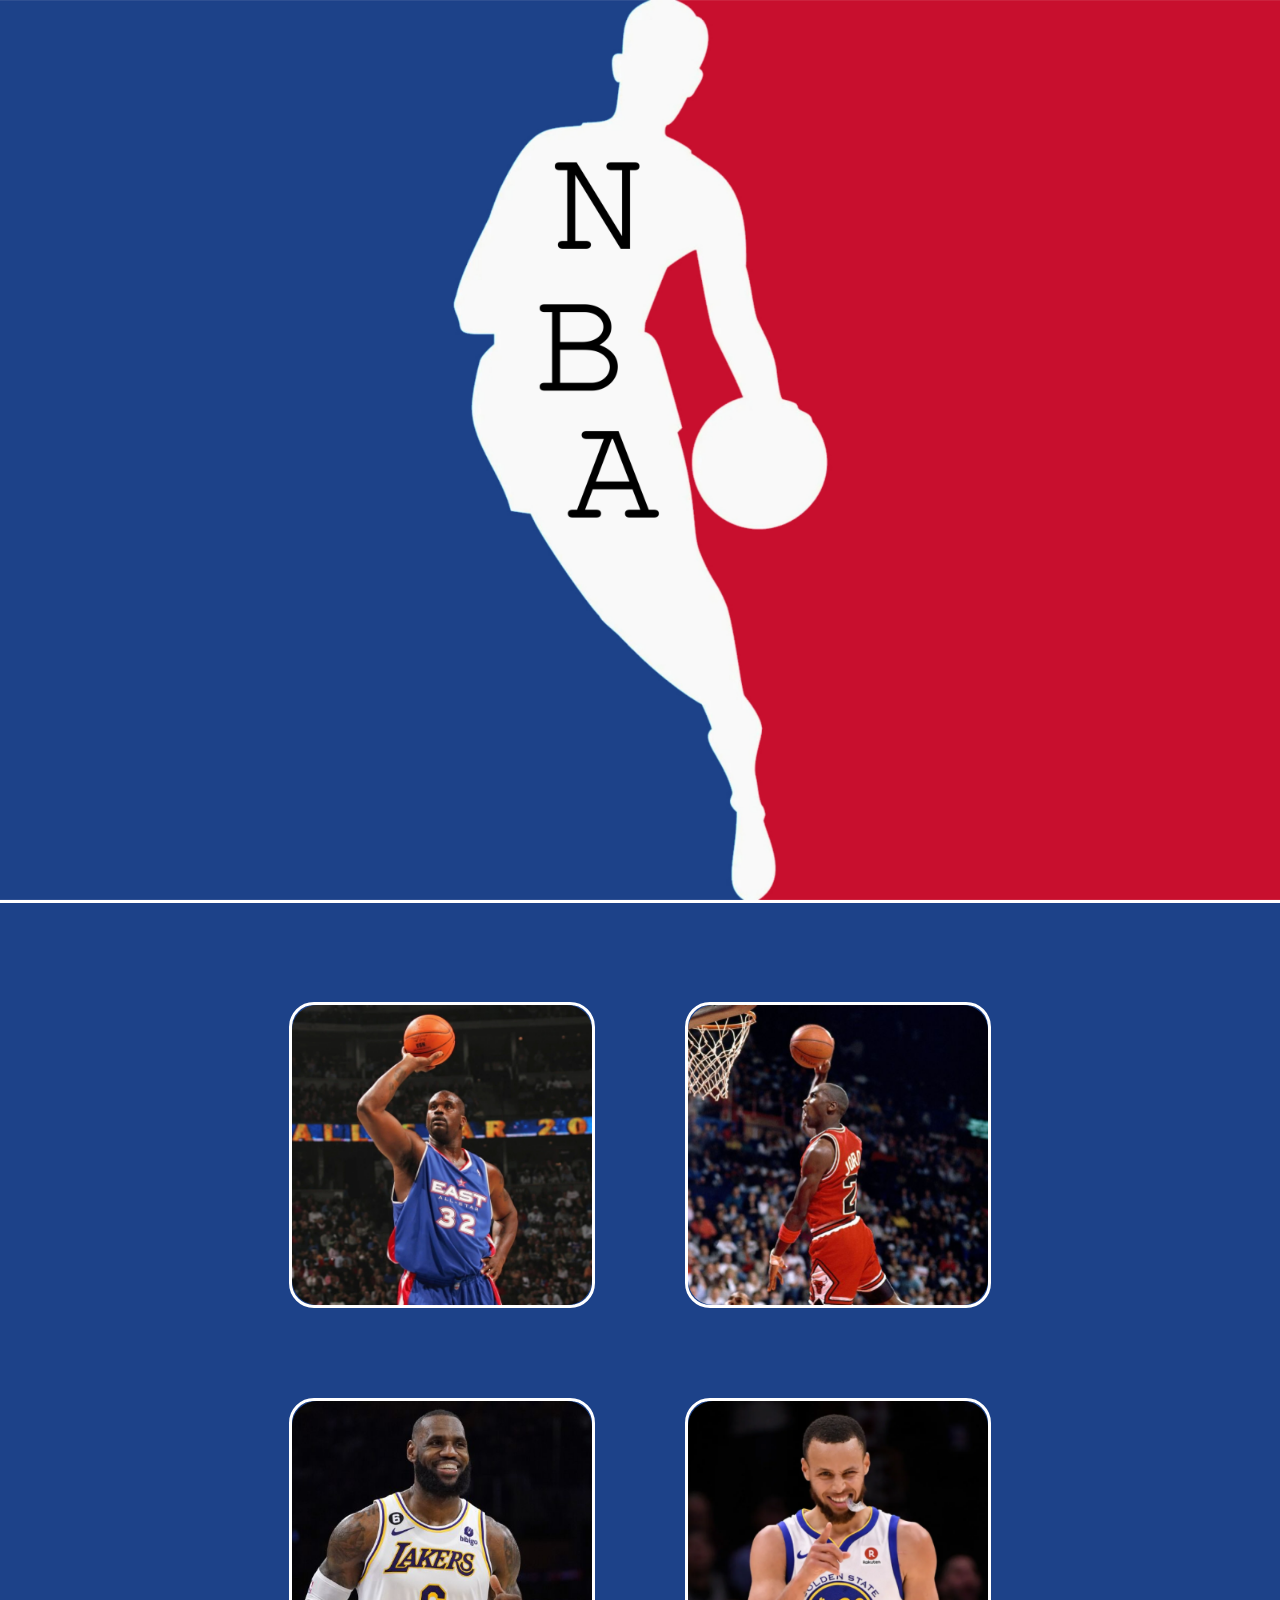
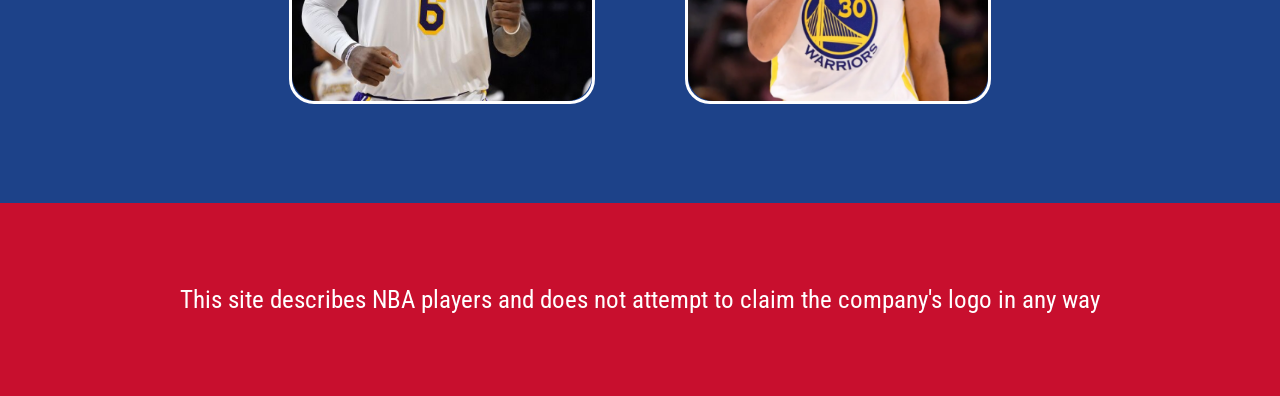
<file: index.html>
<!DOCTYPE html>
<html lang="en">
<head>
    <meta charset="UTF-8">
    <meta name="viewport" content="width=device-width, initial-scale=1.0">
    <link rel="stylesheet" href="style.css">
    <title>English project</title>
</head>
<body>
    <main>
        <div class="img-group">
        </div>
        <div class="content-group">
            <div class="content-btn-conteiner">
            </div>
        </div>
    </main>
    <footer>
        <p>This site describes NBA players
            and does not attempt to claim
            the company's logo in any way</p>
    </footer>
    <div class="product-group">
        <img class="back-btn" src="img/Left_Arrow_Filled-1024-_1_ (1).png" onclick="CloseProductWindow()" alt="">
        <p class="product-conteiner">

        </p>
        <div class="language-btn" onclick="LanguageChanges()">English</div>
    </div>
    <script src="srcript.js"></script>
</body>
</html>
</file>
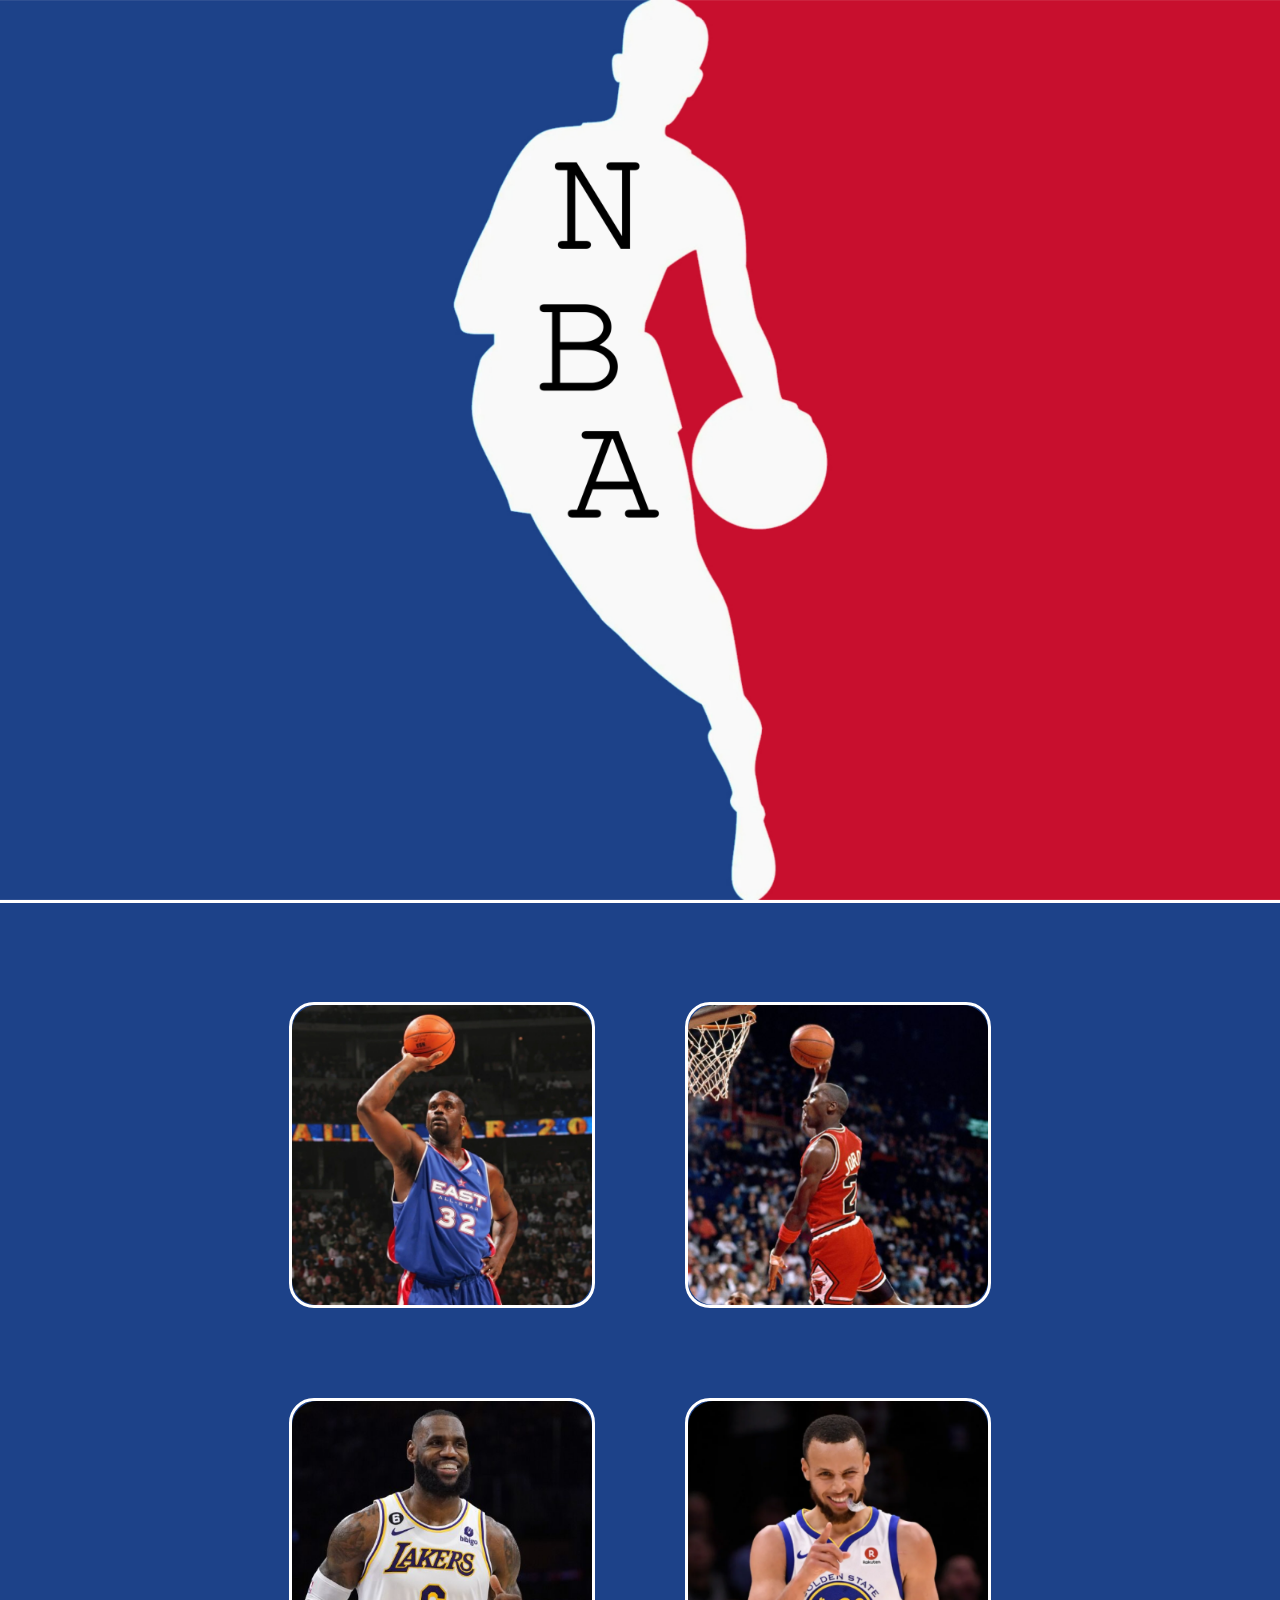
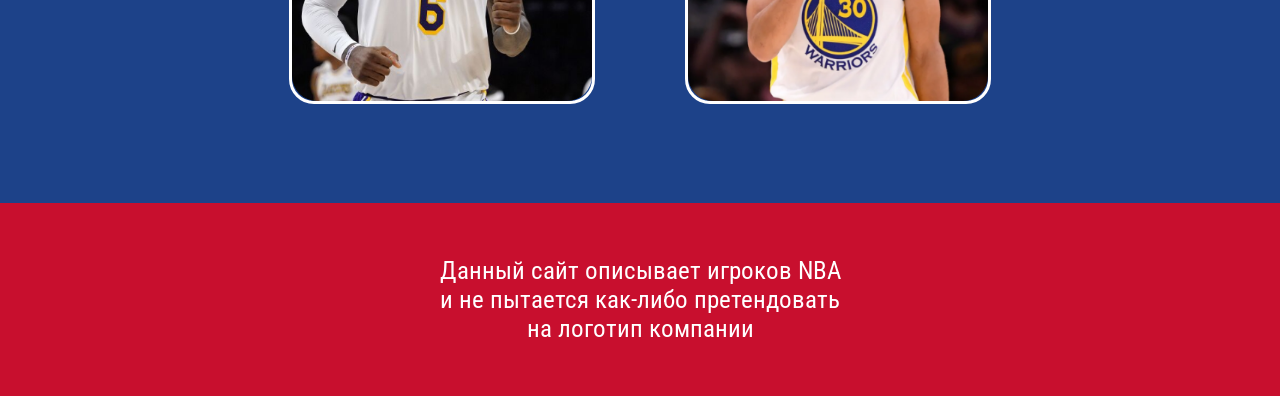
<file: inner.html>
<!DOCTYPE html>
<html lang="en">
<head>
    <meta charset="UTF-8">
    <meta name="viewport" content="width=device-width, initial-scale=1.0">
    <link rel="stylesheet" href="style.css">
    <title>Document</title>
</head>
<body>
    <main>
        <div class="img-group">
        </div>
        <div class="content-group">
            <div class="content-btn-conteiner">
            </div>
        </div>
    </main>
    <footer>
        <p>Данный сайт описывает игроков NBA <br>и не пытается как-либо претендовать<br> на логотип компании</p>
    </footer>
    <div class="product-group">
        <img class="back-btn" src="img/Left_Arrow_Filled-1024-_1_ (1).png" onclick="CloseProductWindow()" alt="">
        <p class="product-conteiner">
            <!-- <div class="product-name-text"></div>
            <div class="vertical-band"></div>
            <div class="product-info">

            </div> -->
        </p>
    </div>
    <script src="srcript.js"></script>
</body>
</html>
</file>
<file: style.css>
@import url('https://fonts.googleapis.com/css2?family=Roboto+Condensed:ital,wght@0,100..900;1,100..900&display=swap');

@media(max-width:865px){
    .img-group{
        width: 100%;
    }
    .product-info{
        font-size: 18px;
    }
}
@media(max-width:674px){
    .vertical-band{
        /* position: relative;
        width: 300px;
        border: 1px solid #fff; */
        display: none;
    }
    .product-info{
        margin-bottom: 25px;
    }
    .product-name-text{
        margin-top: 25px;
    }
    .language-btn{
        bottom: 0;
    }
    .product-group{
        height: 150vh;
    }
}
@media(min-width:673px){
    .vertical-band{
        position: relative;
        height: 300px;
        border: 1px solid #fff;
    }
    .product-info{
        margin: 25px 0;
        font-size: 20px;
    }
    .language-btn{
        bottom: 75px;
    }
}

body{
    overflow-x: hidden;
    margin: 0;
    font-family: 'Roboto Condensed';
}
.img-group{
    max-width: 100%;
    height: 100vh;
    /* display: flex;
    flex-direction: column; */
    background-image: url(img/backgroundEnglishNBA.png);
    /* justify-content: center; */
    background-position: center;
    background-repeat: no-repeat;
    background-size: cover;
    border-bottom: 3px solid #fff;
    background-attachment: fixed;
}
/* .img-group>img{
    width: 100%;
    height: 100%;
    background-repeat: no-repeat;
    user-select: none;
} */
.content-group, footer{
    background-color: #1D4289;
}
.content-group{
    width: 100%;
    min-height: 100vh;
    display: flex;
    justify-content: center;
    align-items: center;
}
.content-btn-conteiner{
    /* border: 1px solid white; */
    display: flex;
    justify-content: center;
    align-items: center;
    width: 1000px;
    display: flex;
    flex-wrap: wrap;
    gap: 90px;
    margin: 50px auto;
}
.content-btn{
    width: 300px;
    height: 300px;
    /* border: 1px solid white; */
    display: flex;
    justify-content: center;
    align-items: center;
    position: relative;
    cursor: pointer;
    user-select: none;
    border-radius: 25px;
    border: 3px solid #fff;
}
.content-btn img{
    width: 300px;
    height: 300px;
}
.content-btn-text{
    display: none;
    position: absolute;
    color: #fff;
    z-index: 6;
    font-size: 35px;
}
.content-btn img{
    border-radius: 25px;
}
.content-btn::after{
    content: '';
    position: absolute;
    z-index: 5;
    background-color: rgba(0, 0, 0, 0.582);
    display: none;
    width: 100%;
    border-radius: 25px;
    height: 100%;
}
.content-btn:hover::after,
.content-btn:hover .content-btn-text{
    display: block;
}
footer{
    display: flex;
    justify-content: center;
    align-items: center;
    width: 100%;
    height: 21.4815vh;
    background-color: #c80f2e;
    color: #fff;
    font-size: 25px;
    text-align: center;
}
.product-group{
    background-color: #1D4289;
    width: 100%;
    min-height: 100vh;
    display: none;
    justify-content: center;
    align-items: center;
    color: #fff;
    position: relative;
}
/* .product-group *{
    border: 1px solid white;
} */
.product-conteiner{
    width: 1200px;
    min-height: 500px;
    display: flex;
    align-items: center;
    justify-content: center;
    flex-wrap: wrap;
    gap: 80px;
    border: 1px solid #fff;
    border-radius: 10px;
    position: relative;
}
.product-info{
    max-width: 400px;
    /* border: 1px solid #fff; */
    text-align: left;
    min-height: 100px;
    word-break: normal;
    padding: 10px;
}
.product-name-text{
    font-size: 35px;
}
.back-btn{
    width: 80px;
    height: 80px;
    position: absolute;
    right: 0;
    top: 0;
    cursor: pointer;
    transition-duration: 0.2s;
}
.back-btn:hover{
    transition-duration: 0.2s;
    transform: scale(1.1);
}
.language-btn{
    /* background-color: #fff; */
	background: linear-gradient(90deg, #ee5c87, #f1a4b5, #d587b3);
    color: #000;
    width: 300px;
    height: 80px;
    position: absolute;
    display: flex;
    justify-content: center;
    align-items: center;
    user-select: none;
    border-radius: 10px;
    font-size: 25px;
}
.language-btn:hover{
    background: linear-gradient(90deg, #d587b3, #f1a4b5, #ee5c87);
}
</file>
